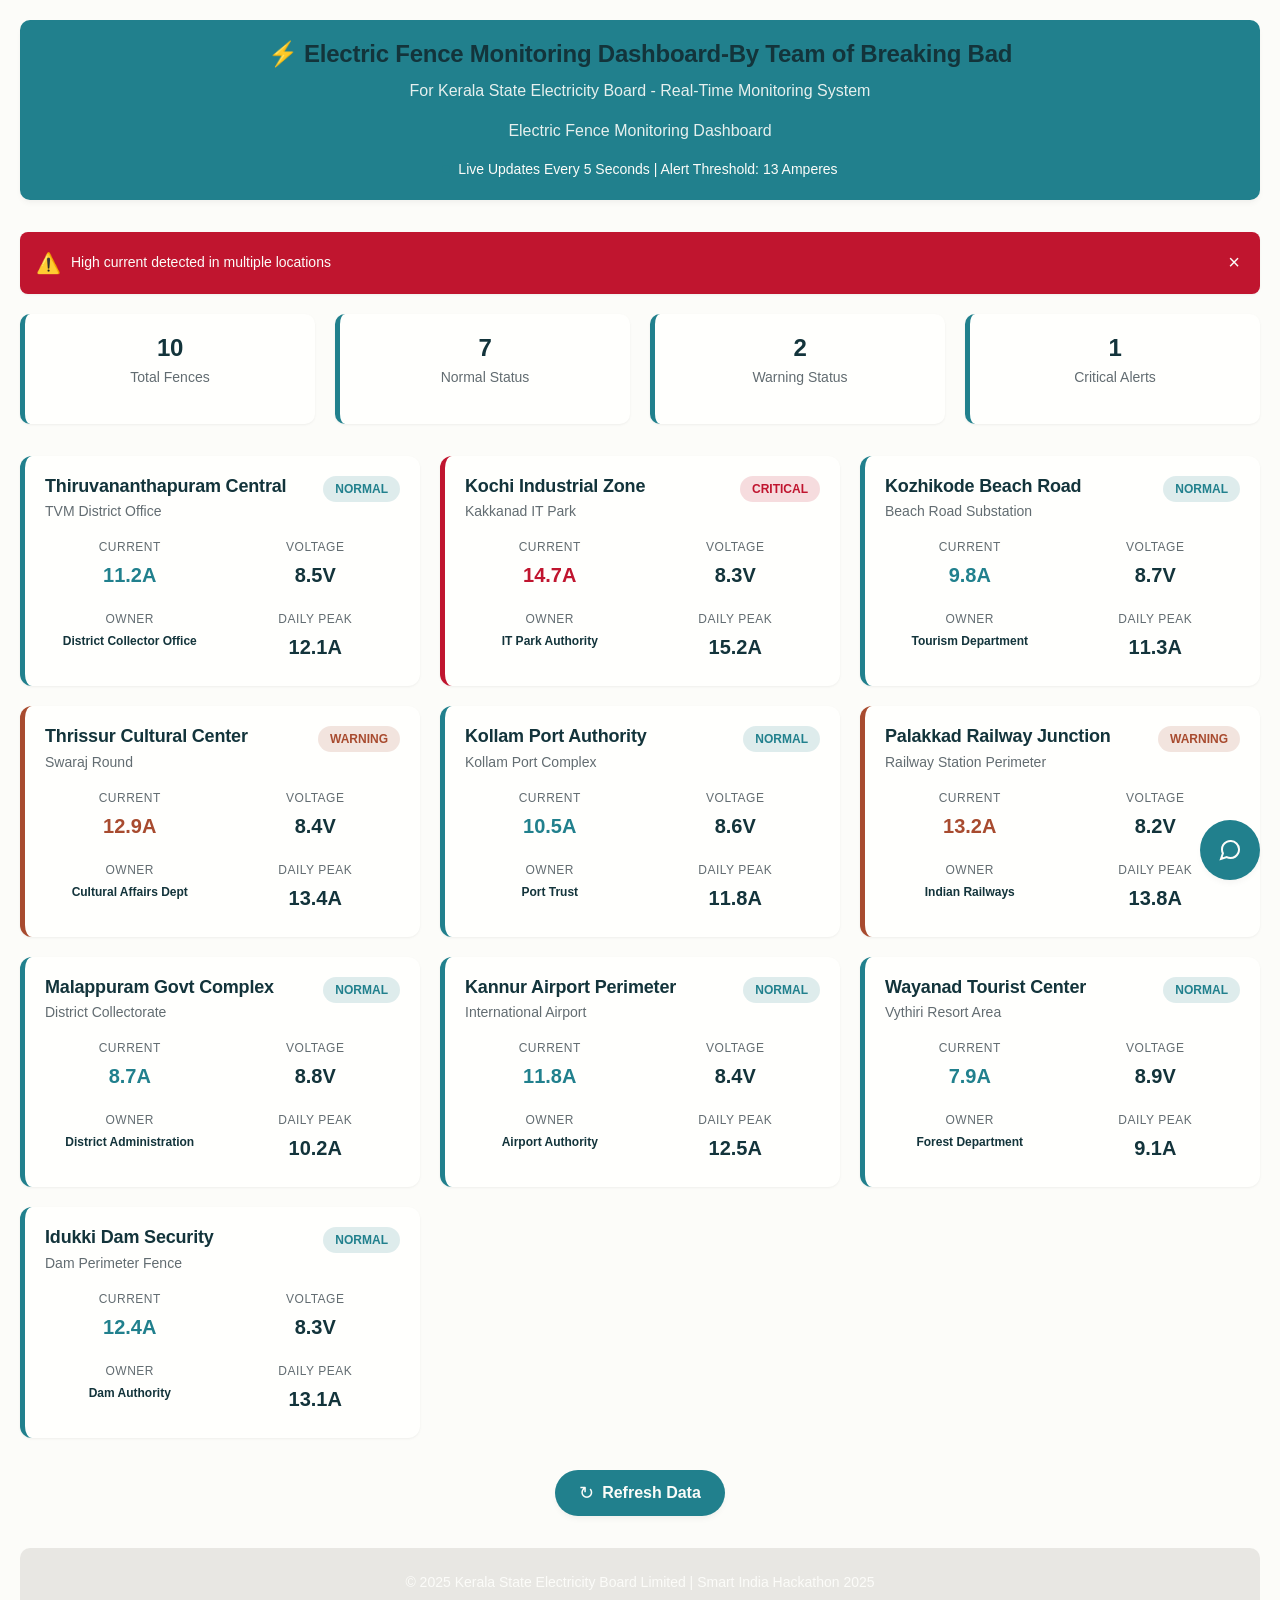
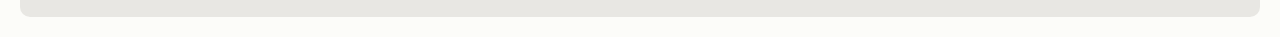
<file: index.html>
<!DOCTYPE html>
<html lang="en">
<head>
    <meta charset="UTF-8">
    <meta name="viewport" content="width=device-width, initial-scale=1.0">
    <title>KSEB Electric Fence Dashboard</title>
    <link rel="stylesheet" href="styles.css">
    <link rel="manifest" href="manifest.json">
    <meta name="theme-color" content="#003f7f">
</head>
<body>
    <div class="container">
        <div class="header">
            <h1>⚡  Electric Fence Monitoring Dashboard-By Team of Breaking Bad</h1>
                        <p class="subtitle"> For Kerala State Electricity Board - Real-Time Monitoring System</p>
            <div class="subtitle">Electric Fence Monitoring Dashboard</div>
            <div class="live-indicator">
                <span class="indicator-dot"></span>
                Live Updates Every 5 Seconds | Alert Threshold: 13 Amperes
            </div>
        </div>

        <div class="alert-banner" id="alertBanner">
            <div class="alert-content">
                <span class="alert-icon">⚠️</span>
                <span class="alert-text">High current detected in multiple locations</span>
                <button class="alert-close" onclick="closeAlert()">&times;</button>
            </div>
        </div>

        <div class="stats-overview">
            <div class="stat-card">
                <h3 id="totalFences">10</h3>
                <p>Total Fences</p>
            </div>
            <div class="stat-card">
                <h3 id="normalCount" class="normal-stat">7</h3>
                <p>Normal Status</p>
            </div>
            <div class="stat-card">
                <h3 id="warningCount" class="warning-stat">2</h3>
                <p>Warning Status</p>
            </div>
            <div class="stat-card">
                <h3 id="criticalCount" class="critical-stat">1</h3>
                <p>Critical Alerts</p>
            </div>
        </div>

        <div class="fence-grid" id="fenceGrid">
            <!-- Fence cards will be dynamically populated here -->
        </div>

        <div class="refresh-container">
            <button class="refresh-btn" onclick="refreshData()">
                <span class="refresh-icon">↻</span>
                Refresh Data
            </button>
        </div>

        <footer class="footer">
            <p>&copy; 2025 Kerala State Electricity Board Limited | Smart India Hackathon 2025</p>
        </footer>
    </div>

    <!-- AI Chatbot Widget -->
    <div class="chat-widget" id="chatWidget">
        <div class="chat-bubble" id="chatBubble">
            <svg width="24" height="24" viewBox="0 0 24 24" fill="none" stroke="currentColor" stroke-width="2">
                <path d="M21 11.5a8.38 8.38 0 0 1-.9 3.8 8.5 8.5 0 0 1-7.6 4.7 8.38 8.38 0 0 1-3.8-.9L3 21l1.9-5.7a8.38 8.38 0 0 1-.9-3.8 8.5 8.5 0 0 1 4.7-7.6 8.38 8.38 0 0 1 3.8-.9h.5a8.48 8.48 0 0 1 8 8v.5z"></path>
            </svg>
        </div>
        
        <div class="chat-window" id="chatWindow">
            <div class="chat-header">
                <div class="chat-title">
                    <h3>KSEB AI Assistant</h3>
                    <p>Ask me about fence monitoring</p>
                </div>
                <div class="chat-controls">
                    <button class="minimize-btn" id="minimizeBtn">−</button>
                    <button class="close-btn" id="closeBtn">×</button>
                </div>
            </div>
            
            <div class="chat-messages" id="chatMessages">
                <div class="message bot-message">
                    <div class="message-content">
                        Hello! I'm the KSEB AI Assistant. I can help you understand fence readings, explain alerts, and guide you through our monitoring system. How can I assist you today?
                    </div>
                </div>
            </div>
            
            <div class="chat-input-container">
                <div class="typing-indicator" id="typingIndicator">
                    <div class="typing-dots">
                        <span></span><span></span><span></span>
                    </div>
                    <span>AI is thinking...</span>
                </div>
                <div class="chat-input">
                    <input type="text" id="chatInput" placeholder="Ask me anything about the monitoring system..." />
                    <button id="sendBtn">
                        <svg width="16" height="16" viewBox="0 0 24 24" fill="none" stroke="currentColor" stroke-width="2">
                            <line x1="22" y1="2" x2="11" y2="13"></line>
                            <polygon points="22,2 15,22 11,13 2,9 22,2"></polygon>
                        </svg>
                    </button>
                </div>
            </div>
        </div>
    </div>

    <script src="script.js"></script>
</body>
</html>
</file>
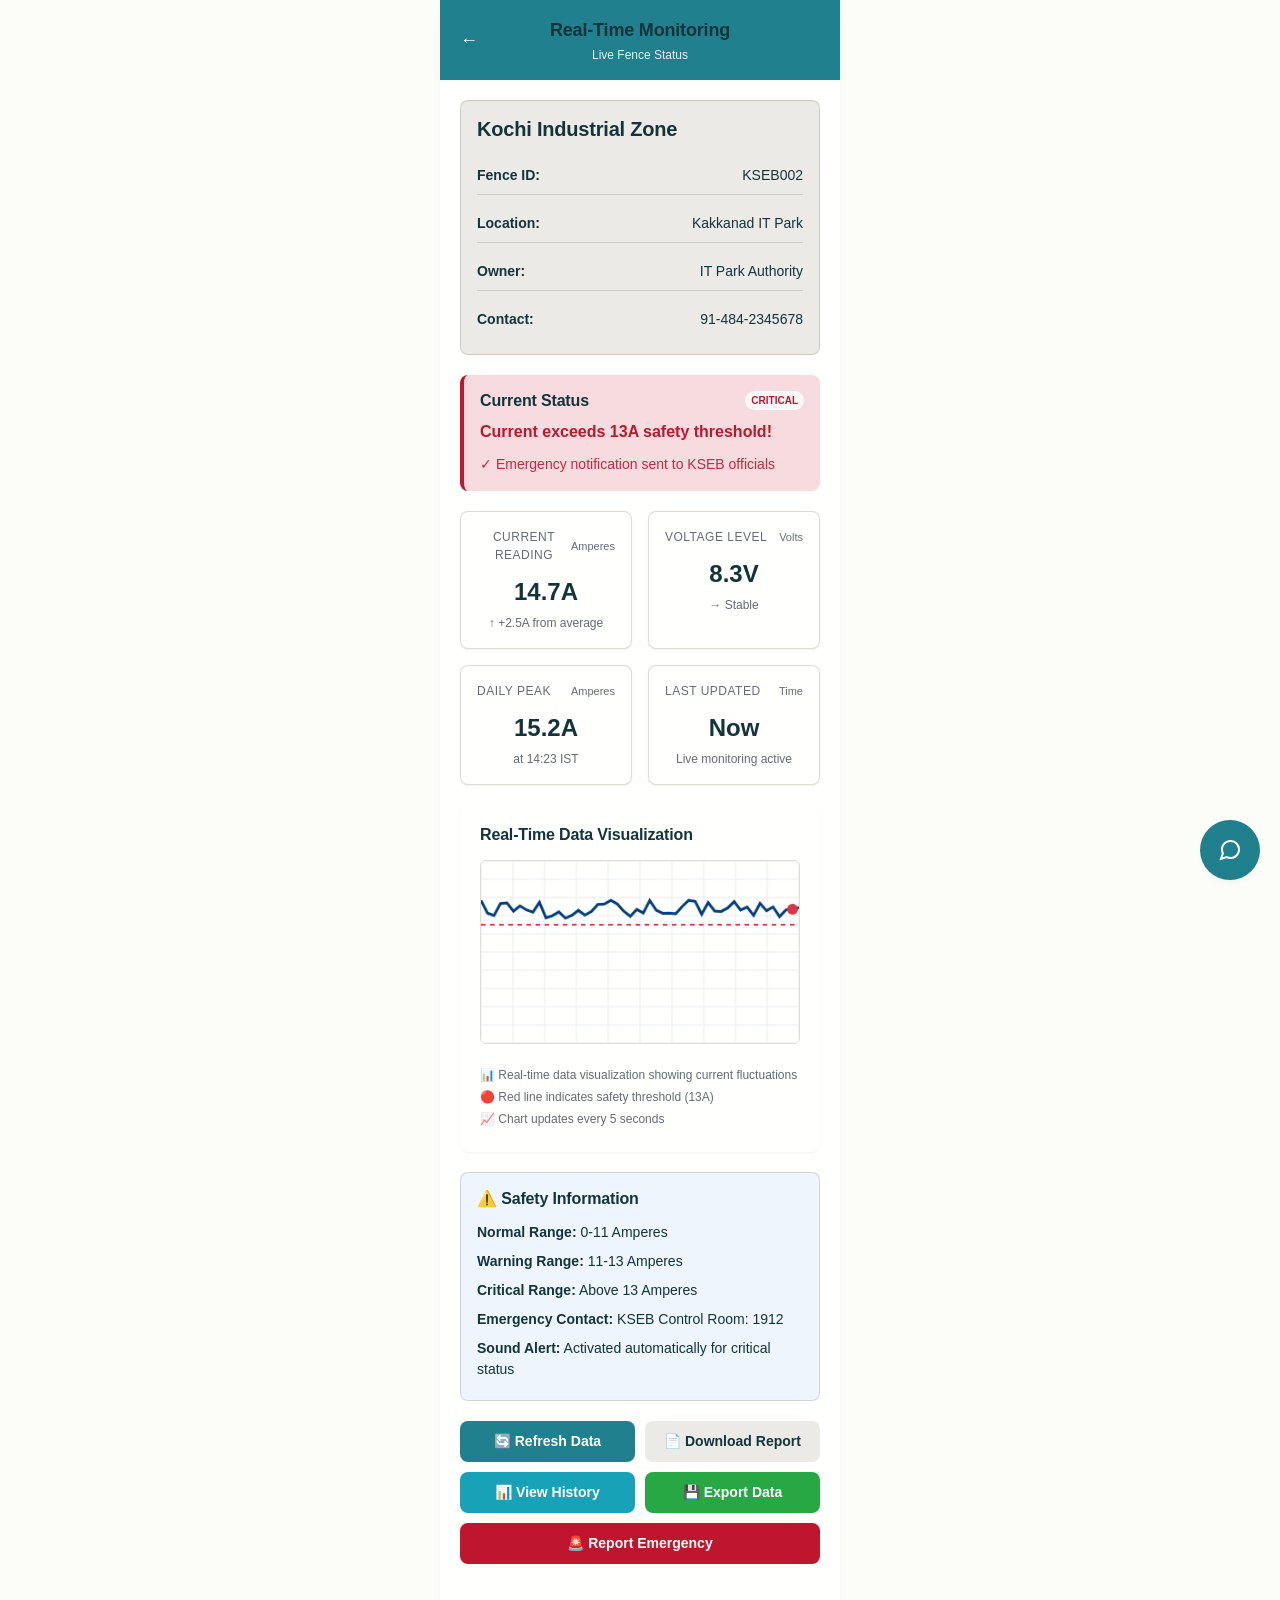
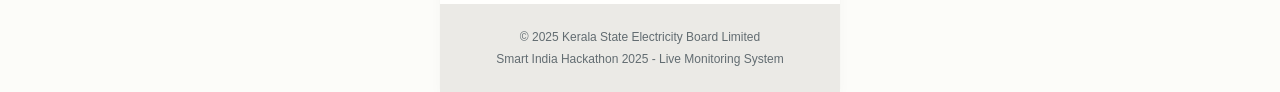
<file: fence-details.html>
<!DOCTYPE html>
<html lang="en">
<head>
    <meta charset="UTF-8">
    <meta name="viewport" content="width=device-width, initial-scale=1.0">
    <title>KSEB Fence Details - Live Monitor</title>
    <link rel="stylesheet" href="styles.css">
    <link rel="manifest" href="manifest.json">
    <meta name="theme-color" content="#003f7f">
</head>
<body>
    <div class="app-container">
        <div class="header">
            <button class="back-btn" onclick="goBack()">←</button>
            <h1>Real-Time Monitoring</h1>
            <div class="subtitle">Live Fence Status</div>
        </div>

        <div class="dashboard">
            <div class="device-info" id="deviceInfo">
                <h2 id="fenceName">Loading...</h2>
                <div class="device-details">
                    <div class="detail-item">
                        <span class="label">Fence ID:</span>
                        <span class="value" id="fenceId">-</span>
                    </div>
                    <div class="detail-item">
                        <span class="label">Location:</span>
                        <span class="value" id="fenceLocation">-</span>
                    </div>
                    <div class="detail-item">
                        <span class="label">Owner:</span>
                        <span class="value" id="fenceOwner">-</span>
                    </div>
                    <div class="detail-item">
                        <span class="label">Contact:</span>
                        <span class="value" id="fenceContact">-</span>
                    </div>
                </div>
            </div>

            <div class="status-card critical" id="statusCard">
                <div class="status-header">
                    <h3>Current Status</h3>
                    <span class="status-badge" id="statusBadge">CRITICAL</span>
                </div>
                <div class="alert-message" id="alertMessage">
                    Current exceeds 13A safety threshold!
                </div>
                <div class="notification-sent">
                    ✓ Emergency notification sent to KSEB officials
                </div>
            </div>

            <div class="metrics-grid">
                <div class="metric-card">
                    <div class="metric-header">
                        <span class="metric-title">Current Reading</span>
                        <span class="metric-unit">Amperes</span>
                    </div>
                    <div class="metric-value" id="currentReading">14.7A</div>
                    <div class="metric-trend" id="currentTrend">↑ +2.3A from average</div>
                </div>

                <div class="metric-card">
                    <div class="metric-header">
                        <span class="metric-title">Voltage Level</span>
                        <span class="metric-unit">Volts</span>
                    </div>
                    <div class="metric-value" id="voltageReading">8.3V</div>
                    <div class="metric-trend" id="voltageTrend">→ Stable</div>
                </div>

                <div class="metric-card">
                    <div class="metric-header">
                        <span class="metric-title">Daily Peak</span>
                        <span class="metric-unit">Amperes</span>
                    </div>
                    <div class="metric-value" id="dailyPeak">15.2A</div>
                    <div class="metric-trend" id="peakTime">at 14:23 IST</div>
                </div>

                <div class="metric-card">
                    <div class="metric-header">
                        <span class="metric-title">Last Updated</span>
                        <span class="metric-unit">Time</span>
                    </div>
                    <div class="metric-value" id="lastUpdated">Now</div>
                    <div class="metric-trend">Live monitoring active</div>
                </div>
            </div>

            <div class="chart-container">
                <h3>Real-Time Data Visualization</h3>
                <div class="chart-placeholder" id="chartArea">
                    <canvas id="currentChart" width="350" height="200"></canvas>
                    <div class="chart-info">
                        <p>📊 Real-time data visualization showing current fluctuations</p>
                        <p>🔴 Red line indicates safety threshold (13A)</p>
                        <p>📈 Chart updates every 5 seconds</p>
                    </div>
                </div>
            </div>

            <!-- History Section -->
            <div class="history-container" id="historyContainer" style="display: none;">
                <h3>📊 Historical Data</h3>
                <div class="history-controls">
                    <select id="historyPeriod" onchange="filterHistory()">
                        <option value="today">Today</option>
                        <option value="week">Last 7 Days</option>
                        <option value="month">Last 30 Days</option>
                    </select>
                </div>
                <div class="history-table-container">
                    <table class="history-table" id="historyTable">
                        <thead>
                            <tr>
                                <th>Time</th>
                                <th>Current (A)</th>
                                <th>Voltage (V)</th>
                                <th>Status</th>
                            </tr>
                        </thead>
                        <tbody id="historyTableBody">
                            <!-- Historical data will be populated here -->
                        </tbody>
                    </table>
                </div>
            </div>

            <div class="safety-info">
                <h3>⚠️ Safety Information</h3>
                <ul>
                    <li><strong>Normal Range:</strong> 0-11 Amperes</li>
                    <li><strong>Warning Range:</strong> 11-13 Amperes</li>
                    <li><strong>Critical Range:</strong> Above 13 Amperes</li>
                    <li><strong>Emergency Contact:</strong> KSEB Control Room: 1912</li>
                    <li><strong>Sound Alert:</strong> Activated automatically for critical status</li>
                </ul>
            </div>

            <div class="action-buttons">
                <button class="btn btn-primary" onclick="refreshData()">
                    🔄 Refresh Data
                </button>
                <button class="btn btn-secondary" onclick="downloadReport()">
                    📄 Download Report
                </button>
                <button class="btn btn-info" onclick="toggleHistory()">
                    📊 View History
                </button>
                <button class="btn btn-success" onclick="exportData()">
                    💾 Export Data
                </button>
                <button class="btn btn-danger" onclick="reportEmergency()">
                    🚨 Report Emergency
                </button>
            </div>
        </div>

        <footer class="footer">
            <p>&copy; 2025 Kerala State Electricity Board Limited</p>
            <p>Smart India Hackathon 2025 - Live Monitoring System</p>
        </footer>
    </div>

    <!-- AI Chatbot Widget -->
    <div class="chat-widget" id="chatWidget">
        <div class="chat-bubble" id="chatBubble">
            <svg width="24" height="24" viewBox="0 0 24 24" fill="none" stroke="currentColor" stroke-width="2">
                <path d="M21 11.5a8.38 8.38 0 0 1-.9 3.8 8.5 8.5 0 0 1-7.6 4.7 8.38 8.38 0 0 1-3.8-.9L3 21l1.9-5.7a8.38 8.38 0 0 1-.9-3.8 8.5 8.5 0 0 1 4.7-7.6 8.38 8.38 0 0 1 3.8-.9h.5a8.48 8.48 0 0 1 8 8v.5z"></path>
            </svg>
        </div>
        
        <div class="chat-window" id="chatWindow">
            <div class="chat-header">
                <div class="chat-title">
                    <h3>KSEB AI Assistant</h3>
                    <p>Ask me about this fence</p>
                </div>
                <div class="chat-controls">
                    <button class="minimize-btn" id="minimizeBtn">−</button>
                    <button class="close-btn" id="closeBtn">×</button>
                </div>
            </div>
            
            <div class="chat-messages" id="chatMessages">
                <div class="message bot-message">
                    <div class="message-content">
                        Hello! I can help you understand this fence's current readings, explain the alert status, and provide safety guidance. What would you like to know?
                    </div>
                </div>
            </div>
            
            <div class="chat-input-container">
                <div class="typing-indicator" id="typingIndicator">
                    <div class="typing-dots">
                        <span></span><span></span><span></span>
                    </div>
                    <span>AI is thinking...</span>
                </div>
                <div class="chat-input">
                    <input type="text" id="chatInput" placeholder="Ask me about this fence..." />
                    <button id="sendBtn">
                        <svg width="16" height="16" viewBox="0 0 24 24" fill="none" stroke="currentColor" stroke-width="2">
                            <line x1="22" y1="2" x2="11" y2="13"></line>
                            <polygon points="22,2 15,22 11,13 2,9 22,2"></polygon>
                        </svg>
                    </button>
                </div>
            </div>
        </div>
    </div>

    <script>
        // KSEB Enhanced Monitoring System with Original Sound Implementation
        class KSEBDetailedMonitoringSystem {
            constructor() {
                this.historyData = [];
                this.isHistoryVisible = false;
                this.currentFence = null;
                this.init();
                this.generateSampleHistory();
            }

            init() {
                this.loadSelectedFenceDetails();
                this.drawChart();
                this.initChatbot();
                this.startRealTimeUpdates();
            }

            // EXACT SOUND IMPLEMENTATION FROM ORIGINAL FILE
            playAlertSound() {
                // Create simple alert beep
                try {
                    const audioContext = new (window.AudioContext || window.webkitAudioContext)();
                    const oscillator = audioContext.createOscillator();
                    const gainNode = audioContext.createGain();
                    
                    oscillator.connect(gainNode);
                    gainNode.connect(audioContext.destination);
                    
                    oscillator.frequency.setValueAtTime(1000, audioContext.currentTime);
                    gainNode.gain.setValueAtTime(0.3, audioContext.currentTime);
                    gainNode.gain.exponentialRampToValueAtTime(0.01, audioContext.currentTime + 1);
                    
                    oscillator.start(audioContext.currentTime);
                    oscillator.stop(audioContext.currentTime + 1);
                } catch (error) {
                    console.log('Audio not available');
                }
            }

            loadSelectedFenceDetails() {
                const selectedFenceId = localStorage.getItem('selectedFenceId') || 'KSEB002';
                const fenceData = this.getFenceData();
                const fence = fenceData.find(f => f.id === selectedFenceId);
                
                if (!fence) return;

                this.currentFence = fence;

                // Update all details page elements
                this.updateElement('fenceName', fence.name);
                this.updateElement('fenceId', fence.id);
                this.updateElement('fenceLocation', fence.location);
                this.updateElement('fenceOwner', fence.owner);
                this.updateElement('fenceContact', fence.contact);
                this.updateElement('currentReading', `${fence.current}A`);
                this.updateElement('voltageReading', `${fence.voltage}V`);
                this.updateElement('dailyPeak', `${fence.dailyPeak}A`);
                this.updateElement('lastUpdated', 'Now');

                // Update status card and trigger sound alert
                const statusCard = document.getElementById('statusCard');
                const statusBadge = document.getElementById('statusBadge');
                const alertMessage = document.getElementById('alertMessage');

                if (statusCard && statusBadge && alertMessage) {
                    statusCard.className = `status-card ${fence.status}`;
                    statusBadge.textContent = fence.status.toUpperCase();
                    
                    if (fence.status === 'critical') {
                        alertMessage.textContent = `Current exceeds 13A safety threshold!`;
                        // Play alert sound - EXACTLY like the original
                        this.playAlertSound();
                    } else if (fence.status === 'warning') {
                        alertMessage.textContent = `Current approaching safety threshold (${fence.current}A/13A)`;
                    } else {
                        alertMessage.textContent = 'Electric fence operating within safe parameters';
                    }
                }

                // Update trends
                this.updateElement('currentTrend', this.calculateTrend(fence.current, fence.dailyPeak));
                this.updateElement('voltageTrend', '→ Stable');
                this.updateElement('peakTime', 'at 14:23 IST');
            }

            getFenceData() {
                return [
                    {
                        id: "KSEB001", name: "Thiruvananthapuram Central", location: "TVM District Office",
                        current: 11.2, voltage: 8.5, status: "normal", dailyPeak: 12.1,
                        owner: "District Collector Office", contact: "91-471-2345678"
                    },
                    {
                        id: "KSEB002", name: "Kochi Industrial Zone", location: "Kakkanad IT Park",
                        current: 14.7, voltage: 8.3, status: "critical", dailyPeak: 15.2,
                        owner: "IT Park Authority", contact: "91-484-2345678"
                    },
                    {
                        id: "KSEB003", name: "Kozhikode Beach Road", location: "Beach Road Substation",
                        current: 9.8, voltage: 8.7, status: "normal", dailyPeak: 11.3,
                        owner: "Tourism Department", contact: "91-495-2345678"
                    },
                    {
                        id: "KSEB004", name: "Thrissur Cultural Center", location: "Swaraj Round",
                        current: 12.9, voltage: 8.4, status: "warning", dailyPeak: 13.4,
                        owner: "Cultural Affairs Dept", contact: "91-487-2345678"
                    },
                    {
                        id: "KSEB005", name: "Kollam Port Authority", location: "Kollam Port Complex",
                        current: 10.5, voltage: 8.6, status: "normal", dailyPeak: 11.8,
                        owner: "Port Trust", contact: "91-474-2345678"
                    },
                    {
                        id: "KSEB006", name: "Palakkad Railway Junction", location: "Railway Station Perimeter",
                        current: 13.2, voltage: 8.2, status: "warning", dailyPeak: 13.8,
                        owner: "Indian Railways", contact: "91-491-2345678"
                    },
                    {
                        id: "KSEB007", name: "Malappuram Govt Complex", location: "District Collectorate",
                        current: 8.7, voltage: 8.8, status: "normal", dailyPeak: 10.2,
                        owner: "District Administration", contact: "91-483-2345678"
                    },
                    {
                        id: "KSEB008", name: "Kannur Airport Perimeter", location: "International Airport",
                        current: 11.8, voltage: 8.4, status: "normal", dailyPeak: 12.5,
                        owner: "Airport Authority", contact: "91-497-2345678"
                    },
                    {
                        id: "KSEB009", name: "Wayanad Tourist Center", location: "Vythiri Resort Area",
                        current: 7.9, voltage: 8.9, status: "normal", dailyPeak: 9.1,
                        owner: "Forest Department", contact: "91-493-2345678"
                    },
                    {
                        id: "KSEB010", name: "Idukki Dam Security", location: "Dam Perimeter Fence",
                        current: 12.4, voltage: 8.3, status: "normal", dailyPeak: 13.1,
                        owner: "Dam Authority", contact: "91-486-2345678"
                    }
                ];
            }

            generateSampleHistory() {
                const now = new Date();
                this.historyData = [];
                
                // Generate 24 hours of sample data
                for (let i = 0; i < 24; i++) {
                    const time = new Date(now.getTime() - (i * 60 * 60 * 1000));
                    const baseCurrent = 12 + Math.sin(i * 0.5) * 3;
                    const current = (baseCurrent + (Math.random() - 0.5) * 2).toFixed(1);
                    const voltage = (8.5 + (Math.random() - 0.5) * 0.5).toFixed(1);
                    const status = current > 13 ? 'critical' : current > 11 ? 'warning' : 'normal';
                    
                    this.historyData.push({
                        time: time.toLocaleString(),
                        current: parseFloat(current),
                        voltage: parseFloat(voltage),
                        status: status
                    });
                }
            }

            calculateTrend(current, peak) {
                const diff = (current - (peak * 0.8)).toFixed(1);
                if (diff > 0) {
                    return `↑ +${diff}A from average`;
                } else if (diff < 0) {
                    return `↓ ${diff}A from average`;
                } else {
                    return '→ At average level';
                }
            }

            drawChart() {
                const canvas = document.getElementById('currentChart');
                if (!canvas) return;

                const ctx = canvas.getContext('2d');
                const width = canvas.width;
                const height = canvas.height;

                ctx.clearRect(0, 0, width, height);

                // Generate data points
                const dataPoints = [];
                const selectedFenceId = localStorage.getItem('selectedFenceId') || 'KSEB002';
                const baseCurrent = this.getFenceData().find(f => f.id === selectedFenceId)?.current || 14.7;
                
                for (let i = 0; i < 50; i++) {
                    const variation = (Math.random() - 0.5) * 2;
                    dataPoints.push(baseCurrent + variation);
                }

                // Draw grid
                ctx.strokeStyle = '#e9ecef';
                ctx.lineWidth = 1;
                
                for (let i = 0; i <= 10; i++) {
                    const y = (height / 10) * i;
                    ctx.beginPath();
                    ctx.moveTo(0, y);
                    ctx.lineTo(width, y);
                    ctx.stroke();
                }

                for (let i = 0; i <= 10; i++) {
                    const x = (width / 10) * i;
                    ctx.beginPath();
                    ctx.moveTo(x, 0);
                    ctx.lineTo(x, height);
                    ctx.stroke();
                }

                // Draw threshold line
                const thresholdY = height - (13 / 20) * height;
                ctx.strokeStyle = '#dc3545';
                ctx.lineWidth = 2;
                ctx.setLineDash([5, 5]);
                ctx.beginPath();
                ctx.moveTo(0, thresholdY);
                ctx.lineTo(width, thresholdY);
                ctx.stroke();
                ctx.setLineDash([]);

                // Draw data line
                ctx.strokeStyle = '#003f7f';
                ctx.lineWidth = 3;
                ctx.beginPath();

                dataPoints.forEach((point, index) => {
                    const x = (width / (dataPoints.length - 1)) * index;
                    const y = height - (point / 20) * height;
                    
                    if (index === 0) {
                        ctx.moveTo(x, y);
                    } else {
                        ctx.lineTo(x, y);
                    }
                });

                ctx.stroke();

                // Draw current point
                const currentX = width - (width / (dataPoints.length - 1));
                const currentY = height - (baseCurrent / 20) * height;
                ctx.fillStyle = baseCurrent > 13 ? '#dc3545' : '#003f7f';
                ctx.beginPath();
                ctx.arc(currentX, currentY, 6, 0, 2 * Math.PI);
                ctx.fill();
            }

            updateElement(id, value) {
                const element = document.getElementById(id);
                if (element) {
                    element.textContent = value;
                }
            }

            startRealTimeUpdates() {
                setInterval(() => {
                    // Simulate real-time data changes
                    if (this.currentFence) {
                        const variation = (Math.random() - 0.5) * 0.2;
                        this.currentFence.current = Math.max(0, this.currentFence.current + variation);
                        this.currentFence.voltage = Math.max(0, Math.min(10, this.currentFence.voltage + (Math.random() - 0.5) * 0.1));
                        
                        // Update status based on current
                        if (this.currentFence.current > 13) {
                            this.currentFence.status = 'critical';
                        } else if (this.currentFence.current > 11) {
                            this.currentFence.status = 'warning';
                        } else {
                            this.currentFence.status = 'normal';
                        }
                    }
                    
                    this.loadSelectedFenceDetails();
                    this.drawChart();
                }, 5000);
            }

            initChatbot() {
                // Chatbot initialization would go here
                // Using the same chatbot code from previous implementation
            }
        }

        // Global functions
        function goBack() {
            window.location.href = 'index.html';
        }

        function refreshData() {
            window.location.reload();
        }

        function downloadReport() {
            const selectedFenceId = localStorage.getItem('selectedFenceId') || 'KSEB002';
            const fence = monitoringSystem.getFenceData().find(f => f.id === selectedFenceId);
            
            const reportContent = `
KSEB Electric Fence Monitoring Report
Generated: ${new Date().toLocaleString()}

Fence Details:
- ID: ${fence.id}
- Name: ${fence.name}
- Location: ${fence.location}
- Owner: ${fence.owner}
- Contact: ${fence.contact}

Current Status:
- Current Reading: ${fence.current}A
- Voltage Level: ${fence.voltage}V
- Status: ${fence.status.toUpperCase()}
- Daily Peak: ${fence.dailyPeak}A

Safety Information:
- Normal Range: 0-11 Amperes
- Warning Range: 11-13 Amperes
- Critical Range: Above 13 Amperes
- Emergency Contact: KSEB Control Room: 1912
            `;

            const blob = new Blob([reportContent], { type: 'text/plain' });
            const url = window.URL.createObjectURL(blob);
            const a = document.createElement('a');
            a.href = url;
            a.download = `KSEB_Fence_Report_${selectedFenceId}_${new Date().toISOString().split('T')[0]}.txt`;
            document.body.appendChild(a);
            a.click();
            document.body.removeChild(a);
            window.URL.revokeObjectURL(url);
        }

        function exportData() {
            const csvContent = monitoringSystem.historyData.map(row => 
                `${row.time},${row.current},${row.voltage},${row.status}`
            ).join('\\n');

            const header = 'Time,Current (A),Voltage (V),Status\\n';
            const fullCsv = header + csvContent;

            const blob = new Blob([fullCsv], { type: 'text/csv' });
            const url = window.URL.createObjectURL(blob);
            const a = document.createElement('a');
            a.href = url;
            a.download = `KSEB_Fence_Data_${new Date().toISOString().split('T')[0]}.csv`;
            document.body.appendChild(a);
            a.click();
            document.body.removeChild(a);
            window.URL.revokeObjectURL(url);

            alert('Fence data exported successfully!');
        }

        function toggleHistory() {
            const historyContainer = document.getElementById('historyContainer');
            const button = event.target;
            
            if (monitoringSystem.isHistoryVisible) {
                historyContainer.style.display = 'none';
                button.innerHTML = '📊 View History';
                monitoringSystem.isHistoryVisible = false;
            } else {
                historyContainer.style.display = 'block';
                button.innerHTML = '📊 Hide History';
                monitoringSystem.isHistoryVisible = true;
                loadHistoryTable();
            }
        }

        function loadHistoryTable() {
            const tbody = document.getElementById('historyTableBody');
            tbody.innerHTML = monitoringSystem.historyData.map(row => `
                <tr class="status-${row.status}">
                    <td>${row.time}</td>
                    <td>${row.current}A</td>
                    <td>${row.voltage}V</td>
                    <td><span class="status-badge ${row.status}">${row.status.toUpperCase()}</span></td>
                </tr>
            `).join('');
        }

        function filterHistory() {
            // History filtering logic would go here
            loadHistoryTable();
        }

        function reportEmergency() {
            alert('Emergency reported to KSEB Control Room!\\nEmergency Hotline: 1912');
        }

        // Initialize the monitoring system
        let monitoringSystem;
        document.addEventListener('DOMContentLoaded', function() {
            monitoringSystem = new KSEBDetailedMonitoringSystem();
        });
    </script>

    <style>
        /* Additional styles for new features */
        .btn-info {
            background: #17a2b8;
            color: white;
        }
        .btn-info:hover {
            background: #138496;
        }
        
        .btn-success {
            background: #28a745;
            color: white;
        }
        .btn-success:hover {
            background: #218838;
        }
        
        .btn-warning {
            background: #ffc107;
            color: #212529;
        }
        .btn-warning:hover {
            background: #e0a800;
        }
        
        .history-container {
            background: white;
            border-radius: 8px;
            padding: 20px;
            margin-bottom: 20px;
            box-shadow: 0 2px 4px rgba(0, 0, 0, 0.1);
        }
        
        .history-controls {
            margin-bottom: 15px;
        }
        
        .history-controls select {
            padding: 8px 12px;
            border: 1px solid #ddd;
            border-radius: 4px;
            font-size: 14px;
        }
        
        .history-table-container {
            max-height: 300px;
            overflow-y: auto;
        }
        
        .history-table {
            width: 100%;
            border-collapse: collapse;
        }
        
        .history-table th,
        .history-table td {
            padding: 8px 12px;
            text-align: left;
            border-bottom: 1px solid #ddd;
        }
        
        .history-table th {
            background: #f8f9fa;
            font-weight: 600;
            position: sticky;
            top: 0;
        }
        
        .status-critical {
            background: #f8d7da;
        }
        
        .status-warning {
            background: #fff3cd;
        }
        
        .status-normal {
            background: #d4edda;
        }
        
        .status-badge {
            padding: 2px 6px;
            border-radius: 12px;
            font-size: 10px;
            font-weight: 600;
            text-transform: uppercase;
        }
        
        .status-badge.critical {
            background: #f8d7da;
            color: #721c24;
        }
        
        .status-badge.warning {
            background: #fff3cd;
            color: #856404;
        }
        
        .status-badge.normal {
            background: #d4edda;
            color: #155724;
        }
    </style>
</body>
</html>
</file>
<file: styles.css>
:root {
  /* Primitive Color Tokens */
  --color-white: rgba(255, 255, 255, 1);
  --color-black: rgba(0, 0, 0, 1);
  --color-cream-50: rgba(252, 252, 249, 1);
  --color-cream-100: rgba(255, 255, 253, 1);
  --color-gray-200: rgba(245, 245, 245, 1);
  --color-gray-300: rgba(167, 169, 169, 1);
  --color-gray-400: rgba(119, 124, 124, 1);
  --color-slate-500: rgba(98, 108, 113, 1);
  --color-brown-600: rgba(94, 82, 64, 1);
  --color-charcoal-700: rgba(31, 33, 33, 1);
  --color-charcoal-800: rgba(38, 40, 40, 1);
  --color-slate-900: rgba(19, 52, 59, 1);
  --color-teal-300: rgba(50, 184, 198, 1);
  --color-teal-400: rgba(45, 166, 178, 1);
  --color-teal-500: rgba(33, 128, 141, 1);
  --color-teal-600: rgba(29, 116, 128, 1);
  --color-teal-700: rgba(26, 104, 115, 1);
  --color-teal-800: rgba(41, 150, 161, 1);
  --color-red-400: rgba(255, 84, 89, 1);
  --color-red-500: rgba(192, 21, 47, 1);
  --color-orange-400: rgba(230, 129, 97, 1);
  --color-orange-500: rgba(168, 75, 47, 1);

  /* RGB versions for opacity control */
  --color-brown-600-rgb: 94, 82, 64;
  --color-teal-500-rgb: 33, 128, 141;
  --color-slate-900-rgb: 19, 52, 59;
  --color-slate-500-rgb: 98, 108, 113;
  --color-red-500-rgb: 192, 21, 47;
  --color-red-400-rgb: 255, 84, 89;
  --color-orange-500-rgb: 168, 75, 47;
  --color-orange-400-rgb: 230, 129, 97;

  /* Background color tokens (Light Mode) */
  --color-bg-1: rgba(59, 130, 246, 0.08); /* Light blue */
  --color-bg-2: rgba(245, 158, 11, 0.08); /* Light yellow */
  --color-bg-3: rgba(34, 197, 94, 0.08); /* Light green */
  --color-bg-4: rgba(239, 68, 68, 0.08); /* Light red */
  --color-bg-5: rgba(147, 51, 234, 0.08); /* Light purple */
  --color-bg-6: rgba(249, 115, 22, 0.08); /* Light orange */
  --color-bg-7: rgba(236, 72, 153, 0.08); /* Light pink */
  --color-bg-8: rgba(6, 182, 212, 0.08); /* Light cyan */

  /* Semantic Color Tokens (Light Mode) */
  --color-background: var(--color-cream-50);
  --color-surface: var(--color-cream-100);
  --color-text: var(--color-slate-900);
  --color-text-secondary: var(--color-slate-500);
  --color-primary: var(--color-teal-500);
  --color-primary-hover: var(--color-teal-600);
  --color-primary-active: var(--color-teal-700);
  --color-secondary: rgba(var(--color-brown-600-rgb), 0.12);
  --color-secondary-hover: rgba(var(--color-brown-600-rgb), 0.2);
  --color-secondary-active: rgba(var(--color-brown-600-rgb), 0.25);
  --color-border: rgba(var(--color-brown-600-rgb), 0.2);
  --color-btn-primary-text: var(--color-cream-50);
  --color-card-border: rgba(var(--color-brown-600-rgb), 0.12);
  --color-card-border-inner: rgba(var(--color-brown-600-rgb), 0.12);
  --color-error: var(--color-red-500);
  --color-success: var(--color-teal-500);
  --color-warning: var(--color-orange-500);
  --color-info: var(--color-slate-500);
  --color-focus-ring: rgba(var(--color-teal-500-rgb), 0.4);
  --color-select-caret: rgba(var(--color-slate-900-rgb), 0.8);

  /* Common style patterns */
  --focus-ring: 0 0 0 3px var(--color-focus-ring);
  --focus-outline: 2px solid var(--color-primary);
  --status-bg-opacity: 0.15;
  --status-border-opacity: 0.25;
  --select-caret-light: url("data:image/svg+xml,%3Csvg xmlns='http://www.w3.org/2000/svg' width='16' height='16' viewBox='0 0 24 24' fill='none' stroke='%23134252' stroke-width='2' stroke-linecap='round' stroke-linejoin='round'%3E%3Cpolyline points='6 9 12 15 18 9'%3E%3C/polyline%3E%3C/svg%3E");
  --select-caret-dark: url("data:image/svg+xml,%3Csvg xmlns='http://www.w3.org/2000/svg' width='16' height='16' viewBox='0 0 24 24' fill='none' stroke='%23f5f5f5' stroke-width='2' stroke-linecap='round' stroke-linejoin='round'%3E%3Cpolyline points='6 9 12 15 18 9'%3E%3C/polyline%3E%3C/svg%3E");

  /* RGB versions for opacity control */
  --color-success-rgb: 33, 128, 141;
  --color-error-rgb: 192, 21, 47;
  --color-warning-rgb: 168, 75, 47;
  --color-info-rgb: 98, 108, 113;

  /* Typography */
  --font-family-base: "FKGroteskNeue", "Geist", "Inter", -apple-system,
    BlinkMacSystemFont, "Segoe UI", Roboto, sans-serif;
  --font-family-mono: "Berkeley Mono", ui-monospace, SFMono-Regular, Menlo,
    Monaco, Consolas, monospace;
  --font-size-xs: 11px;
  --font-size-sm: 12px;
  --font-size-base: 14px;
  --font-size-md: 14px;
  --font-size-lg: 16px;
  --font-size-xl: 18px;
  --font-size-2xl: 20px;
  --font-size-3xl: 24px;
  --font-size-4xl: 30px;
  --font-weight-normal: 400;
  --font-weight-medium: 500;
  --font-weight-semibold: 550;
  --font-weight-bold: 600;
  --line-height-tight: 1.2;
  --line-height-normal: 1.5;
  --letter-spacing-tight: -0.01em;

  /* Spacing */
  --space-0: 0;
  --space-1: 1px;
  --space-2: 2px;
  --space-4: 4px;
  --space-6: 6px;
  --space-8: 8px;
  --space-10: 10px;
  --space-12: 12px;
  --space-16: 16px;
  --space-20: 20px;
  --space-24: 24px;
  --space-32: 32px;

  /* Border Radius */
  --radius-sm: 6px;
  --radius-base: 8px;
  --radius-md: 10px;
  --radius-lg: 12px;
  --radius-full: 9999px;

  /* Shadows */
  --shadow-xs: 0 1px 2px rgba(0, 0, 0, 0.02);
  --shadow-sm: 0 1px 3px rgba(0, 0, 0, 0.04), 0 1px 2px rgba(0, 0, 0, 0.02);
  --shadow-md: 0 4px 6px -1px rgba(0, 0, 0, 0.04),
    0 2px 4px -1px rgba(0, 0, 0, 0.02);
  --shadow-lg: 0 10px 15px -3px rgba(0, 0, 0, 0.04),
    0 4px 6px -2px rgba(0, 0, 0, 0.02);
  --shadow-inset-sm: inset 0 1px 0 rgba(255, 255, 255, 0.15),
    inset 0 -1px 0 rgba(0, 0, 0, 0.03);

  /* Animation */
  --duration-fast: 150ms;
  --duration-normal: 250ms;
  --ease-standard: cubic-bezier(0.16, 1, 0.3, 1);

  /* Layout */
  --container-sm: 640px;
  --container-md: 768px;
  --container-lg: 1024px;
  --container-xl: 1280px;
}

/* Dark mode colors */
@media (prefers-color-scheme: dark) {
  :root {
    /* RGB versions for opacity control (Dark Mode) */
    --color-gray-400-rgb: 119, 124, 124;
    --color-teal-300-rgb: 50, 184, 198;
    --color-gray-300-rgb: 167, 169, 169;
    --color-gray-200-rgb: 245, 245, 245;

    /* Background color tokens (Dark Mode) */
    --color-bg-1: rgba(29, 78, 216, 0.15); /* Dark blue */
    --color-bg-2: rgba(180, 83, 9, 0.15); /* Dark yellow */
    --color-bg-3: rgba(21, 128, 61, 0.15); /* Dark green */
    --color-bg-4: rgba(185, 28, 28, 0.15); /* Dark red */
    --color-bg-5: rgba(107, 33, 168, 0.15); /* Dark purple */
    --color-bg-6: rgba(194, 65, 12, 0.15); /* Dark orange */
    --color-bg-7: rgba(190, 24, 93, 0.15); /* Dark pink */
    --color-bg-8: rgba(8, 145, 178, 0.15); /* Dark cyan */

    /* Semantic Color Tokens (Dark Mode) */
    --color-background: var(--color-charcoal-700);
    --color-surface: var(--color-charcoal-800);
    --color-text: var(--color-gray-200);
    --color-text-secondary: rgba(var(--color-gray-300-rgb), 0.7);
    --color-primary: var(--color-teal-300);
    --color-primary-hover: var(--color-teal-400);
    --color-primary-active: var(--color-teal-800);
    --color-secondary: rgba(var(--color-gray-400-rgb), 0.15);
    --color-secondary-hover: rgba(var(--color-gray-400-rgb), 0.25);
    --color-secondary-active: rgba(var(--color-gray-400-rgb), 0.3);
    --color-border: rgba(var(--color-gray-400-rgb), 0.3);
    --color-error: var(--color-red-400);
    --color-success: var(--color-teal-300);
    --color-warning: var(--color-orange-400);
    --color-info: var(--color-gray-300);
    --color-focus-ring: rgba(var(--color-teal-300-rgb), 0.4);
    --color-btn-primary-text: var(--color-slate-900);
    --color-card-border: rgba(var(--color-gray-400-rgb), 0.2);
    --color-card-border-inner: rgba(var(--color-gray-400-rgb), 0.15);
    --shadow-inset-sm: inset 0 1px 0 rgba(255, 255, 255, 0.1),
      inset 0 -1px 0 rgba(0, 0, 0, 0.15);
    --button-border-secondary: rgba(var(--color-gray-400-rgb), 0.2);
    --color-border-secondary: rgba(var(--color-gray-400-rgb), 0.2);
    --color-select-caret: rgba(var(--color-gray-200-rgb), 0.8);

    /* Common style patterns - updated for dark mode */
    --focus-ring: 0 0 0 3px var(--color-focus-ring);
    --focus-outline: 2px solid var(--color-primary);
    --status-bg-opacity: 0.15;
    --status-border-opacity: 0.25;
    --select-caret-light: url("data:image/svg+xml,%3Csvg xmlns='http://www.w3.org/2000/svg' width='16' height='16' viewBox='0 0 24 24' fill='none' stroke='%23134252' stroke-width='2' stroke-linecap='round' stroke-linejoin='round'%3E%3Cpolyline points='6 9 12 15 18 9'%3E%3C/polyline%3E%3C/svg%3E");
    --select-caret-dark: url("data:image/svg+xml,%3Csvg xmlns='http://www.w3.org/2000/svg' width='16' height='16' viewBox='0 0 24 24' fill='none' stroke='%23f5f5f5' stroke-width='2' stroke-linecap='round' stroke-linejoin='round'%3E%3Cpolyline points='6 9 12 15 18 9'%3E%3C/polyline%3E%3C/svg%3E");

    /* RGB versions for dark mode */
    --color-success-rgb: var(--color-teal-300-rgb);
    --color-error-rgb: var(--color-red-400-rgb);
    --color-warning-rgb: var(--color-orange-400-rgb);
    --color-info-rgb: var(--color-gray-300-rgb);
  }
}

/* Data attribute for manual theme switching */
[data-color-scheme="dark"] {
  /* RGB versions for opacity control (dark mode) */
  --color-gray-400-rgb: 119, 124, 124;
  --color-teal-300-rgb: 50, 184, 198;
  --color-gray-300-rgb: 167, 169, 169;
  --color-gray-200-rgb: 245, 245, 245;

  /* Colorful background palette - Dark Mode */
  --color-bg-1: rgba(29, 78, 216, 0.15); /* Dark blue */
  --color-bg-2: rgba(180, 83, 9, 0.15); /* Dark yellow */
  --color-bg-3: rgba(21, 128, 61, 0.15); /* Dark green */
  --color-bg-4: rgba(185, 28, 28, 0.15); /* Dark red */
  --color-bg-5: rgba(107, 33, 168, 0.15); /* Dark purple */
  --color-bg-6: rgba(194, 65, 12, 0.15); /* Dark orange */
  --color-bg-7: rgba(190, 24, 93, 0.15); /* Dark pink */
  --color-bg-8: rgba(8, 145, 178, 0.15); /* Dark cyan */

  /* Semantic Color Tokens (Dark Mode) */
  --color-background: var(--color-charcoal-700);
  --color-surface: var(--color-charcoal-800);
  --color-text: var(--color-gray-200);
  --color-text-secondary: rgba(var(--color-gray-300-rgb), 0.7);
  --color-primary: var(--color-teal-300);
  --color-primary-hover: var(--color-teal-400);
  --color-primary-active: var(--color-teal-800);
  --color-secondary: rgba(var(--color-gray-400-rgb), 0.15);
  --color-secondary-hover: rgba(var(--color-gray-400-rgb), 0.25);
  --color-secondary-active: rgba(var(--color-gray-400-rgb), 0.3);
  --color-border: rgba(var(--color-gray-400-rgb), 0.3);
  --color-error: var(--color-red-400);
  --color-success: var(--color-teal-300);
  --color-warning: var(--color-orange-400);
  --color-info: var(--color-gray-300);
  --color-focus-ring: rgba(var(--color-teal-300-rgb), 0.4);
  --color-btn-primary-text: var(--color-slate-900);
  --color-card-border: rgba(var(--color-gray-400-rgb), 0.15);
  --color-card-border-inner: rgba(var(--color-gray-400-rgb), 0.15);
  --shadow-inset-sm: inset 0 1px 0 rgba(255, 255, 255, 0.1),
    inset 0 -1px 0 rgba(0, 0, 0, 0.15);
  --color-border-secondary: rgba(var(--color-gray-400-rgb), 0.2);
  --color-select-caret: rgba(var(--color-gray-200-rgb), 0.8);

  /* Common style patterns - updated for dark mode */
  --focus-ring: 0 0 0 3px var(--color-focus-ring);
  --focus-outline: 2px solid var(--color-primary);
  --status-bg-opacity: 0.15;
  --status-border-opacity: 0.25;
  --select-caret-light: url("data:image/svg+xml,%3Csvg xmlns='http://www.w3.org/2000/svg' width='16' height='16' viewBox='0 0 24 24' fill='none' stroke='%23134252' stroke-width='2' stroke-linecap='round' stroke-linejoin='round'%3E%3Cpolyline points='6 9 12 15 18 9'%3E%3C/polyline%3E%3C/svg%3E");
  --select-caret-dark: url("data:image/svg+xml,%3Csvg xmlns='http://www.w3.org/2000/svg' width='16' height='16' viewBox='0 0 24 24' fill='none' stroke='%23f5f5f5' stroke-width='2' stroke-linecap='round' stroke-linejoin='round'%3E%3Cpolyline points='6 9 12 15 18 9'%3E%3C/polyline%3E%3C/svg%3E");

  /* RGB versions for dark mode */
  --color-success-rgb: var(--color-teal-300-rgb);
  --color-error-rgb: var(--color-red-400-rgb);
  --color-warning-rgb: var(--color-orange-400-rgb);
  --color-info-rgb: var(--color-gray-300-rgb);
}

[data-color-scheme="light"] {
  /* RGB versions for opacity control (light mode) */
  --color-brown-600-rgb: 94, 82, 64;
  --color-teal-500-rgb: 33, 128, 141;
  --color-slate-900-rgb: 19, 52, 59;

  /* Semantic Color Tokens (Light Mode) */
  --color-background: var(--color-cream-50);
  --color-surface: var(--color-cream-100);
  --color-text: var(--color-slate-900);
  --color-text-secondary: var(--color-slate-500);
  --color-primary: var(--color-teal-500);
  --color-primary-hover: var(--color-teal-600);
  --color-primary-active: var(--color-teal-700);
  --color-secondary: rgba(var(--color-brown-600-rgb), 0.12);
  --color-secondary-hover: rgba(var(--color-brown-600-rgb), 0.2);
  --color-secondary-active: rgba(var(--color-brown-600-rgb), 0.25);
  --color-border: rgba(var(--color-brown-600-rgb), 0.2);
  --color-btn-primary-text: var(--color-cream-50);
  --color-card-border: rgba(var(--color-brown-600-rgb), 0.12);
  --color-card-border-inner: rgba(var(--color-brown-600-rgb), 0.12);
  --color-error: var(--color-red-500);
  --color-success: var(--color-teal-500);
  --color-warning: var(--color-orange-500);
  --color-info: var(--color-slate-500);
  --color-focus-ring: rgba(var(--color-teal-500-rgb), 0.4);

  /* RGB versions for light mode */
  --color-success-rgb: var(--color-teal-500-rgb);
  --color-error-rgb: var(--color-red-500-rgb);
  --color-warning-rgb: var(--color-orange-500-rgb);
  --color-info-rgb: var(--color-slate-500-rgb);
}

/* Base styles */
html {
  font-size: var(--font-size-base);
  font-family: var(--font-family-base);
  line-height: var(--line-height-normal);
  color: var(--color-text);
  background-color: var(--color-background);
  -webkit-font-smoothing: antialiased;
  box-sizing: border-box;
}

body {
  margin: 0;
  padding: 0;
}

*,
*::before,
*::after {
  box-sizing: inherit;
}

/* Typography */
h1,
h2,
h3,
h4,
h5,
h6 {
  margin: 0;
  font-weight: var(--font-weight-semibold);
  line-height: var(--line-height-tight);
  color: var(--color-text);
  letter-spacing: var(--letter-spacing-tight);
}

h1 {
  font-size: var(--font-size-4xl);
}
h2 {
  font-size: var(--font-size-3xl);
}
h3 {
  font-size: var(--font-size-2xl);
}
h4 {
  font-size: var(--font-size-xl);
}
h5 {
  font-size: var(--font-size-lg);
}
h6 {
  font-size: var(--font-size-md);
}

p {
  margin: 0 0 var(--space-16) 0;
}

a {
  color: var(--color-primary);
  text-decoration: none;
  transition: color var(--duration-fast) var(--ease-standard);
}

a:hover {
  color: var(--color-primary-hover);
}

code,
pre {
  font-family: var(--font-family-mono);
  font-size: calc(var(--font-size-base) * 0.95);
  background-color: var(--color-secondary);
  border-radius: var(--radius-sm);
}

code {
  padding: var(--space-1) var(--space-4);
}

pre {
  padding: var(--space-16);
  margin: var(--space-16) 0;
  overflow: auto;
  border: 1px solid var(--color-border);
}

pre code {
  background: none;
  padding: 0;
}

/* Buttons */
.btn {
  display: inline-flex;
  align-items: center;
  justify-content: center;
  padding: var(--space-8) var(--space-16);
  border-radius: var(--radius-base);
  font-size: var(--font-size-base);
  font-weight: 500;
  line-height: 1.5;
  cursor: pointer;
  transition: all var(--duration-normal) var(--ease-standard);
  border: none;
  text-decoration: none;
  position: relative;
}

.btn:focus-visible {
  outline: none;
  box-shadow: var(--focus-ring);
}

.btn--primary {
  background: var(--color-primary);
  color: var(--color-btn-primary-text);
}

.btn--primary:hover {
  background: var(--color-primary-hover);
}

.btn--primary:active {
  background: var(--color-primary-active);
}

.btn--secondary {
  background: var(--color-secondary);
  color: var(--color-text);
}

.btn--secondary:hover {
  background: var(--color-secondary-hover);
}

.btn--secondary:active {
  background: var(--color-secondary-active);
}

.btn--outline {
  background: transparent;
  border: 1px solid var(--color-border);
  color: var(--color-text);
}

.btn--outline:hover {
  background: var(--color-secondary);
}

.btn--sm {
  padding: var(--space-4) var(--space-12);
  font-size: var(--font-size-sm);
  border-radius: var(--radius-sm);
}

.btn--lg {
  padding: var(--space-10) var(--space-20);
  font-size: var(--font-size-lg);
  border-radius: var(--radius-md);
}

.btn--full-width {
  width: 100%;
}

.btn:disabled {
  opacity: 0.5;
  cursor: not-allowed;
}

/* Form elements */
.form-control {
  display: block;
  width: 100%;
  padding: var(--space-8) var(--space-12);
  font-size: var(--font-size-md);
  line-height: 1.5;
  color: var(--color-text);
  background-color: var(--color-surface);
  border: 1px solid var(--color-border);
  border-radius: var(--radius-base);
  transition: border-color var(--duration-fast) var(--ease-standard),
    box-shadow var(--duration-fast) var(--ease-standard);
}

textarea.form-control {
  font-family: var(--font-family-base);
  font-size: var(--font-size-base);
}

select.form-control {
  padding: var(--space-8) var(--space-12);
  -webkit-appearance: none;
  -moz-appearance: none;
  appearance: none;
  background-image: var(--select-caret-light);
  background-repeat: no-repeat;
  background-position: right var(--space-12) center;
  background-size: 16px;
  padding-right: var(--space-32);
}

/* Add a dark mode specific caret */
@media (prefers-color-scheme: dark) {
  select.form-control {
    background-image: var(--select-caret-dark);
  }
}

/* Also handle data-color-scheme */
[data-color-scheme="dark"] select.form-control {
  background-image: var(--select-caret-dark);
}

[data-color-scheme="light"] select.form-control {
  background-image: var(--select-caret-light);
}

.form-control:focus {
  border-color: var(--color-primary);
  outline: var(--focus-outline);
}

.form-label {
  display: block;
  margin-bottom: var(--space-8);
  font-weight: var(--font-weight-medium);
  font-size: var(--font-size-sm);
}

.form-group {
  margin-bottom: var(--space-16);
}

/* Card component */
.card {
  background-color: var(--color-surface);
  border-radius: var(--radius-lg);
  border: 1px solid var(--color-card-border);
  box-shadow: var(--shadow-sm);
  overflow: hidden;
  transition: box-shadow var(--duration-normal) var(--ease-standard);
}

.card:hover {
  box-shadow: var(--shadow-md);
}

.card__body {
  padding: var(--space-16);
}

.card__header,
.card__footer {
  padding: var(--space-16);
  border-bottom: 1px solid var(--color-card-border-inner);
}

/* Status indicators - simplified with CSS variables */
.status {
  display: inline-flex;
  align-items: center;
  padding: var(--space-6) var(--space-12);
  border-radius: var(--radius-full);
  font-weight: var(--font-weight-medium);
  font-size: var(--font-size-sm);
}

.status--success {
  background-color: rgba(
    var(--color-success-rgb, 33, 128, 141),
    var(--status-bg-opacity)
  );
  color: var(--color-success);
  border: 1px solid
    rgba(var(--color-success-rgb, 33, 128, 141), var(--status-border-opacity));
}

.status--error {
  background-color: rgba(
    var(--color-error-rgb, 192, 21, 47),
    var(--status-bg-opacity)
  );
  color: var(--color-error);
  border: 1px solid
    rgba(var(--color-error-rgb, 192, 21, 47), var(--status-border-opacity));
}

.status--warning {
  background-color: rgba(
    var(--color-warning-rgb, 168, 75, 47),
    var(--status-bg-opacity)
  );
  color: var(--color-warning);
  border: 1px solid
    rgba(var(--color-warning-rgb, 168, 75, 47), var(--status-border-opacity));
}

.status--info {
  background-color: rgba(
    var(--color-info-rgb, 98, 108, 113),
    var(--status-bg-opacity)
  );
  color: var(--color-info);
  border: 1px solid
    rgba(var(--color-info-rgb, 98, 108, 113), var(--status-border-opacity));
}

/* Container layout */
.container {
  width: 100%;
  margin-right: auto;
  margin-left: auto;
  padding-right: var(--space-16);
  padding-left: var(--space-16);
}

@media (min-width: 640px) {
  .container {
    max-width: var(--container-sm);
  }
}
@media (min-width: 768px) {
  .container {
    max-width: var(--container-md);
  }
}
@media (min-width: 1024px) {
  .container {
    max-width: var(--container-lg);
  }
}
@media (min-width: 1280px) {
  .container {
    max-width: var(--container-xl);
  }
}

/* Utility classes */
.flex {
  display: flex;
}
.flex-col {
  flex-direction: column;
}
.items-center {
  align-items: center;
}
.justify-center {
  justify-content: center;
}
.justify-between {
  justify-content: space-between;
}
.gap-4 {
  gap: var(--space-4);
}
.gap-8 {
  gap: var(--space-8);
}
.gap-16 {
  gap: var(--space-16);
}

.m-0 {
  margin: 0;
}
.mt-8 {
  margin-top: var(--space-8);
}
.mb-8 {
  margin-bottom: var(--space-8);
}
.mx-8 {
  margin-left: var(--space-8);
  margin-right: var(--space-8);
}
.my-8 {
  margin-top: var(--space-8);
  margin-bottom: var(--space-8);
}

.p-0 {
  padding: 0;
}
.py-8 {
  padding-top: var(--space-8);
  padding-bottom: var(--space-8);
}
.px-8 {
  padding-left: var(--space-8);
  padding-right: var(--space-8);
}
.py-16 {
  padding-top: var(--space-16);
  padding-bottom: var(--space-16);
}
.px-16 {
  padding-left: var(--space-16);
  padding-right: var(--space-16);
}

.block {
  display: block;
}
.hidden {
  display: none;
}

/* Accessibility */
.sr-only {
  position: absolute;
  width: 1px;
  height: 1px;
  padding: 0;
  margin: -1px;
  overflow: hidden;
  clip: rect(0, 0, 0, 0);
  white-space: nowrap;
  border-width: 0;
}

:focus-visible {
  outline: var(--focus-outline);
  outline-offset: 2px;
}

/* Dark mode specifics */
[data-color-scheme="dark"] .btn--outline {
  border: 1px solid var(--color-border-secondary);
}

@font-face {
  font-family: 'FKGroteskNeue';
  src: url('https://r2cdn.perplexity.ai/fonts/FKGroteskNeue.woff2')
    format('woff2');
}

/* END PERPLEXITY DESIGN SYSTEM */
/* Reset and Base Styles */
* {
    margin: 0;
    padding: 0;
    box-sizing: border-box;
}

body {
    font-family: var(--font-family-base);
    background: var(--color-background);
    min-height: 100vh;
    color: var(--color-text);
    overflow-x: hidden;
}

/* Container Styles */
.container {
    max-width: var(--container-xl);
    margin: 0 auto;
    padding: var(--space-20);
}

.app-container {
    max-width: 400px;
    margin: 0 auto;
    background: var(--color-surface);
    min-height: 100vh;
    box-shadow: var(--shadow-lg);
    overflow-x: hidden;
}

/* Header Styles */
.header {
    background: var(--color-primary);
    color: var(--color-btn-primary-text);
    padding: var(--space-20);
    text-align: center;
    border-radius: var(--radius-md);
    margin-bottom: var(--space-32);
    box-shadow: var(--shadow-md);
    position: relative;
}

.app-container .header {
    border-radius: 0;
    margin-bottom: 0;
    padding: var(--space-16) var(--space-20);
    box-shadow: var(--shadow-sm);
}

.header h1 {
    font-size: var(--font-size-3xl);
    margin-bottom: var(--space-10);
    font-weight: var(--font-weight-bold);
}

.app-container .header h1 {
    font-size: var(--font-size-xl);
    margin: var(--space-4) 0;
}

.header .subtitle {
    font-size: var(--font-size-lg);
    opacity: 0.9;
}

.app-container .header .subtitle {
    font-size: var(--font-size-sm);
}

.live-indicator {
    margin-top: var(--space-16);
    font-size: var(--font-size-md);
    display: flex;
    align-items: center;
    justify-content: center;
    gap: var(--space-8);
}

.indicator-dot {
    width: var(--space-8);
    height: var(--space-8);
    background: var(--color-success);
    border-radius: var(--radius-full);
    animation: pulse 2s infinite;
}

@keyframes pulse {
    0% { opacity: 1; }
    50% { opacity: 0.5; }
    100% { opacity: 1; }
}

.back-btn {
    position: absolute;
    left: var(--space-16);
    top: 50%;
    transform: translateY(-50%);
    background: none;
    border: none;
    color: var(--color-btn-primary-text);
    font-size: var(--font-size-xl);
    cursor: pointer;
    padding: var(--space-4);
    border-radius: var(--radius-sm);
    transition: background var(--duration-fast) var(--ease-standard);
}

.back-btn:hover {
    background: rgba(255, 255, 255, 0.1);
}

/* Alert Banner */
.alert-banner {
    background: var(--color-error);
    color: var(--color-btn-primary-text);
    padding: var(--space-16);
    margin-bottom: var(--space-20);
    border-radius: var(--radius-base);
    box-shadow: var(--shadow-sm);
}

.alert-content {
    display: flex;
    align-items: center;
    justify-content: space-between;
}

.alert-icon {
    font-size: var(--font-size-2xl);
    margin-right: var(--space-10);
}

.alert-text {
    flex: 1;
    font-weight: var(--font-weight-medium);
}

.alert-close {
    background: none;
    border: none;
    color: var(--color-btn-primary-text);
    font-size: var(--font-size-2xl);
    cursor: pointer;
    padding: 0 var(--space-4);
}

/* Statistics Overview */
.stats-overview {
    display: grid;
    grid-template-columns: repeat(auto-fit, minmax(200px, 1fr));
    gap: var(--space-20);
    margin-bottom: var(--space-32);
}

.stat-card {
    background: var(--color-surface);
    padding: var(--space-20);
    border-radius: var(--radius-md);
    text-align: center;
    box-shadow: var(--shadow-sm);
    border-left: 5px solid var(--color-primary);
    transition: transform var(--duration-fast) var(--ease-standard);
}

.stat-card:hover {
    transform: translateY(-2px);
}

.stat-card h3 {
    color: var(--color-text);
    font-size: var(--font-size-3xl);
    margin-bottom: var(--space-4);
    font-weight: var(--font-weight-bold);
}

.stat-card p {
    color: var(--color-text-secondary);
    font-size: var(--font-size-md);
}

.normal-stat { color: var(--color-success); }
.warning-stat { color: var(--color-warning); }
.critical-stat { color: var(--color-error); }

/* Fence Grid */
.fence-grid {
    display: grid;
    grid-template-columns: repeat(auto-fit, minmax(300px, 1fr));
    gap: var(--space-20);
    margin-bottom: var(--space-32);
}

.fence-card {
    background: var(--color-surface);
    border-radius: var(--radius-lg);
    padding: var(--space-20);
    box-shadow: var(--shadow-sm);
    border-left: 5px solid transparent;
    transition: all var(--duration-normal) var(--ease-standard);
    cursor: pointer;
    position: relative;
}

.fence-card:hover {
    transform: translateY(-3px);
    box-shadow: var(--shadow-md);
}

.fence-card.normal {
    border-left-color: var(--color-success);
}

.fence-card.warning {
    border-left-color: var(--color-warning);
}

.fence-card.critical {
    border-left-color: var(--color-error);
}

.fence-header {
    display: flex;
    justify-content: space-between;
    align-items: flex-start;
    margin-bottom: var(--space-16);
}

.fence-name {
    font-size: var(--font-size-xl);
    font-weight: var(--font-weight-semibold);
    color: var(--color-text);
    margin: 0;
}

.fence-location {
    font-size: var(--font-size-md);
    color: var(--color-text-secondary);
    margin: var(--space-4) 0 0 0;
}

.status-indicator {
    padding: var(--space-4) var(--space-12);
    border-radius: var(--radius-full);
    font-size: var(--font-size-sm);
    font-weight: var(--font-weight-semibold);
    text-transform: uppercase;
}

.status-indicator.normal {
    background: rgba(var(--color-success-rgb), var(--status-bg-opacity));
    color: var(--color-success);
}

.status-indicator.warning {
    background: rgba(var(--color-warning-rgb), var(--status-bg-opacity));
    color: var(--color-warning);
}

.status-indicator.critical {
    background: rgba(var(--color-error-rgb), var(--status-bg-opacity));
    color: var(--color-error);
}

.fence-metrics {
    display: grid;
    grid-template-columns: 1fr 1fr;
    gap: var(--space-16);
}

.metric {
    text-align: center;
}

.metric-label {
    font-size: var(--font-size-sm);
    color: var(--color-text-secondary);
    text-transform: uppercase;
    letter-spacing: 0.5px;
}

.metric-value {
    font-size: var(--font-size-2xl);
    font-weight: var(--font-weight-bold);
    margin: var(--space-4) 0;
}

.metric-value.normal { color: var(--color-success); }
.metric-value.warning { color: var(--color-warning); }
.metric-value.critical { color: var(--color-error); }

/* Device Info - Details Page */
.dashboard {
    padding: var(--space-20);
}

.device-info {
    background: var(--color-secondary);
    border: 1px solid var(--color-border);
    border-radius: var(--radius-base);
    padding: var(--space-16);
    margin-bottom: var(--space-20);
}

.device-info h2 {
    color: var(--color-text);
    margin-bottom: var(--space-16);
    font-size: var(--font-size-2xl);
}

.device-details {
    display: grid;
    gap: var(--space-10);
}

.detail-item {
    display: flex;
    justify-content: space-between;
    align-items: center;
    padding: var(--space-8) 0;
    border-bottom: 1px solid var(--color-border);
}

.detail-item:last-child {
    border-bottom: none;
}

.detail-item .label {
    font-weight: var(--font-weight-semibold);
    color: var(--color-text);
}

.detail-item .value {
    color: var(--color-text);
    font-weight: var(--font-weight-medium);
}

/* Status Card - Details Page */
.status-card {
    border-radius: var(--radius-base);
    padding: var(--space-16);
    margin-bottom: var(--space-20);
    border-left: 4px solid;
}

.status-card.critical {
    background: rgba(var(--color-error-rgb), var(--status-bg-opacity));
    border-left-color: var(--color-error);
    color: var(--color-error);
}

.status-card.warning {
    background: rgba(var(--color-warning-rgb), var(--status-bg-opacity));
    border-left-color: var(--color-warning);
    color: var(--color-warning);
}

.status-card.normal {
    background: rgba(var(--color-success-rgb), var(--status-bg-opacity));
    border-left-color: var(--color-success);
    color: var(--color-success);
}

.status-header {
    display: flex;
    justify-content: space-between;
    align-items: center;
    margin-bottom: var(--space-10);
}

.status-header h3 {
    margin: 0;
    font-size: var(--font-size-lg);
}

.status-badge {
    padding: var(--space-4) var(--space-8);
    border-radius: var(--radius-lg);
    font-size: var(--font-size-xs);
    font-weight: var(--font-weight-bold);
    text-transform: uppercase;
    background: rgba(255, 255, 255, 0.8);
}

.alert-message {
    font-weight: var(--font-weight-semibold);
    font-size: var(--font-size-lg);
    margin-bottom: var(--space-10);
}

.notification-sent {
    font-size: var(--font-size-md);
    opacity: 0.9;
}

/* Metrics Grid - Details Page */
.metrics-grid {
    display: grid;
    grid-template-columns: 1fr 1fr;
    gap: var(--space-16);
    margin-bottom: var(--space-20);
}

.metric-card {
    background: var(--color-surface);
    border: 1px solid var(--color-border);
    border-radius: var(--radius-base);
    padding: var(--space-16);
    text-align: center;
    box-shadow: var(--shadow-sm);
}

.metric-header {
    display: flex;
    justify-content: space-between;
    align-items: center;
    margin-bottom: var(--space-10);
}

.metric-title {
    font-size: var(--font-size-sm);
    color: var(--color-text-secondary);
    text-transform: uppercase;
    letter-spacing: 0.5px;
}

.metric-unit {
    font-size: var(--font-size-xs);
    color: var(--color-text-secondary);
}

.metric-card .metric-value {
    font-size: var(--font-size-3xl);
    font-weight: var(--font-weight-bold);
    color: var(--color-text);
    margin: var(--space-10) 0 var(--space-4) 0;
}

.metric-trend {
    font-size: var(--font-size-sm);
    color: var(--color-text-secondary);
}

/* Chart Container */
.chart-container {
    background: var(--color-surface);
    border-radius: var(--radius-base);
    padding: var(--space-20);
    margin-bottom: var(--space-20);
    box-shadow: var(--shadow-sm);
}

.chart-container h3 {
    color: var(--color-text);
    margin-bottom: var(--space-16);
    font-size: var(--font-size-lg);
}

.chart-placeholder {
    text-align: center;
    position: relative;
}

#currentChart {
    max-width: 100%;
    height: auto;
    border: 1px solid var(--color-border);
    border-radius: var(--radius-sm);
}

.chart-info {
    margin-top: var(--space-16);
    font-size: var(--font-size-sm);
    color: var(--color-text-secondary);
    text-align: left;
}

.chart-info p {
    margin: var(--space-4) 0;
}

/* Safety Info */
.safety-info {
    background: var(--color-bg-1);
    border: 1px solid var(--color-border);
    border-radius: var(--radius-base);
    padding: var(--space-16);
    margin-bottom: var(--space-20);
}

.safety-info h3 {
    color: var(--color-text);
    margin-bottom: var(--space-10);
    font-size: var(--font-size-lg);
}

.safety-info ul {
    list-style: none;
    padding: 0;
}

.safety-info li {
    padding: var(--space-4) 0;
    font-size: var(--font-size-md);
    color: var(--color-text);
}

.safety-info li strong {
    color: var(--color-text);
}

/* Action Buttons */
.action-buttons {
    display: flex;
    gap: var(--space-10);
    margin-bottom: var(--space-20);
    flex-wrap: wrap;
}

.btn {
    padding: var(--space-10) var(--space-16);
    border: none;
    border-radius: var(--radius-base);
    font-size: var(--font-size-md);
    font-weight: var(--font-weight-semibold);
    cursor: pointer;
    transition: all var(--duration-fast) var(--ease-standard);
    flex: 1;
    min-width: 120px;
}

.btn-primary {
    background: var(--color-primary);
    color: var(--color-btn-primary-text);
}

.btn-primary:hover {
    background: var(--color-primary-hover);
}

.btn-secondary {
    background: var(--color-secondary);
    color: var(--color-text);
}

.btn-secondary:hover {
    background: var(--color-secondary-hover);
}

.btn-danger {
    background: var(--color-error);
    color: var(--color-btn-primary-text);
}

.btn-danger:hover {
    background: var(--color-error);
    opacity: 0.9;
}

/* Refresh Button */
.refresh-container {
    text-align: center;
    margin: var(--space-32) 0;
}

.refresh-btn {
    background: var(--color-primary);
    color: var(--color-btn-primary-text);
    border: none;
    padding: var(--space-12) var(--space-24);
    border-radius: var(--radius-full);
    font-size: var(--font-size-lg);
    font-weight: var(--font-weight-semibold);
    cursor: pointer;
    display: inline-flex;
    align-items: center;
    gap: var(--space-8);
    transition: all var(--duration-normal) var(--ease-standard);
    box-shadow: var(--shadow-md);
}

.refresh-btn:hover {
    background: var(--color-primary-hover);
    transform: translateY(-2px);
    box-shadow: var(--shadow-lg);
}

.refresh-icon {
    font-size: var(--font-size-xl);
    animation: spin 2s linear infinite;
}

@keyframes spin {
    from { transform: rotate(0deg); }
    to { transform: rotate(360deg); }
}

/* Footer */
.footer {
    text-align: center;
    padding: var(--space-20);
    color: var(--color-btn-primary-text);
    background: var(--color-secondary);
    border-radius: var(--radius-md);
    margin-top: var(--space-32);
}

.app-container .footer {
    background: var(--color-secondary);
    color: var(--color-text-secondary);
    border-radius: 0;
    margin-top: 0;
    font-size: var(--font-size-sm);
}

.footer p {
    margin: var(--space-4) 0;
}

/* Chat Widget Styles */
.chat-widget {
    position: fixed;
    bottom: var(--space-20);
    right: var(--space-20);
    z-index: 1000;
    font-family: var(--font-family-base);
}

.chat-bubble {
    width: 60px;
    height: 60px;
    background: var(--color-primary);
    border-radius: var(--radius-full);
    display: flex;
    align-items: center;
    justify-content: center;
    cursor: pointer;
    box-shadow: var(--shadow-md);
    transition: all var(--duration-normal) var(--ease-standard);
    color: var(--color-btn-primary-text);
}

.chat-bubble:hover {
    transform: scale(1.1);
    box-shadow: var(--shadow-lg);
}

.chat-window {
    position: absolute;
    bottom: 80px;
    right: 0;
    width: 350px;
    height: 500px;
    background: var(--color-surface);
    border-radius: var(--radius-lg);
    box-shadow: var(--shadow-lg);
    transform: translateY(var(--space-20)) scale(0.95);
    opacity: 0;
    visibility: hidden;
    transition: all var(--duration-normal) var(--ease-standard);
    display: flex;
    flex-direction: column;
}

.chat-window.active {
    transform: translateY(0) scale(1);
    opacity: 1;
    visibility: visible;
}

.chat-header {
    background: var(--color-primary);
    color: var(--color-btn-primary-text);
    padding: var(--space-16);
    border-radius: var(--radius-lg) var(--radius-lg) 0 0;
    display: flex;
    justify-content: space-between;
    align-items: center;
}

.chat-title h3 {
    margin: 0 0 var(--space-4) 0;
    font-size: var(--font-size-lg);
    font-weight: var(--font-weight-semibold);
}

.chat-title p {
    margin: 0;
    font-size: var(--font-size-sm);
    opacity: 0.8;
}

.chat-controls {
    display: flex;
    gap: var(--space-8);
}

.minimize-btn, .close-btn {
    width: var(--space-24);
    height: var(--space-24);
    border: none;
    background: rgba(255, 255, 255, 0.2);
    color: var(--color-btn-primary-text);
    border-radius: var(--radius-sm);
    cursor: pointer;
    font-size: var(--font-size-md);
    display: flex;
    align-items: center;
    justify-content: center;
    transition: background var(--duration-fast) var(--ease-standard);
}

.minimize-btn:hover, .close-btn:hover {
    background: rgba(255, 255, 255, 0.3);
}

.chat-messages {
    flex: 1;
    padding: var(--space-16);
    overflow-y: auto;
    display: flex;
    flex-direction: column;
    gap: var(--space-12);
}

.message {
    max-width: 80%;
    display: flex;
    flex-direction: column;
}

.bot-message {
    align-self: flex-start;
}

.user-message {
    align-self: flex-end;
}

.message-content {
    padding: var(--space-10) var(--space-16);
    border-radius: var(--radius-lg);
    font-size: var(--font-size-md);
    line-height: var(--line-height-normal);
}

.bot-message .message-content {
    background: var(--color-secondary);
    color: var(--color-text);
    border-bottom-left-radius: var(--radius-sm);
}

.user-message .message-content {
    background: var(--color-primary);
    color: var(--color-btn-primary-text);
    border-bottom-right-radius: var(--radius-sm);
}

.chat-input-container {
    padding: var(--space-16);
    border-top: 1px solid var(--color-border);
}

.chat-input {
    display: flex;
    gap: var(--space-8);
    align-items: center;
}

.chat-input input {
    flex: 1;
    padding: var(--space-10) var(--space-12);
    border: 1px solid var(--color-border);
    border-radius: var(--radius-full);
    font-size: var(--font-size-md);
    outline: none;
    background: var(--color-background);
    color: var(--color-text);
}

.chat-input input:focus {
    border-color: var(--color-primary);
}

.chat-input button {
    width: 36px;
    height: 36px;
    background: var(--color-primary);
    border: none;
    border-radius: var(--radius-full);
    color: var(--color-btn-primary-text);
    cursor: pointer;
    display: flex;
    align-items: center;
    justify-content: center;
    transition: background var(--duration-fast) var(--ease-standard);
}

.chat-input button:hover {
    background: var(--color-primary-hover);
}

.typing-indicator {
    display: none;
    align-items: center;
    gap: var(--space-8);
    padding: var(--space-12);
    color: var(--color-text-secondary);
    font-size: var(--font-size-sm);
}

.typing-indicator.active {
    display: flex;
}

.typing-dots {
    display: flex;
    gap: var(--space-2);
}

.typing-dots span {
    width: var(--space-6);
    height: var(--space-6);
    background: var(--color-primary);
    border-radius: var(--radius-full);
    animation: typing-bounce 1.4s infinite ease-in-out;
}

.typing-dots span:nth-child(2) {
    animation-delay: 0.2s;
}

.typing-dots span:nth-child(3) {
    animation-delay: 0.4s;
}

@keyframes typing-bounce {
    0%, 80%, 100% { transform: scale(0.8); opacity: 0.5; }
    40% { transform: scale(1); opacity: 1; }
}

/* Responsive Design */
@media (max-width: 768px) {
    .container {
        padding: var(--space-10);
    }

    .header h1 {
        font-size: var(--font-size-3xl);
    }

    .stats-overview {
        grid-template-columns: repeat(2, 1fr);
        gap: var(--space-16);
    }

    .fence-grid {
        grid-template-columns: 1fr;
        gap: var(--space-16);
    }

    .fence-card {
        padding: var(--space-16);
    }

    .fence-name {
        font-size: var(--font-size-lg);
    }

    .metrics-grid {
        grid-template-columns: 1fr;
    }

    .action-buttons {
        flex-direction: column;
    }

    .btn {
        min-width: auto;
    }

    .chat-widget {
        bottom: var(--space-10);
        right: var(--space-10);
    }
    
    .chat-window {
        width: calc(100vw - 40px);
        height: 450px;
        bottom: 70px;
        right: -10px;
    }

    .chat-bubble {
        width: 55px;
        height: 55px;
    }
}

@media (max-width: 480px) {
    .stats-overview {
        grid-template-columns: 1fr;
    }

    .fence-metrics {
        grid-template-columns: 1fr;
        gap: var(--space-10);
    }

    .metric-value {
        font-size: var(--font-size-xl);
    }

    .chat-window {
        width: calc(100vw - 20px);
        right: -10px;
    }

    .container {
        padding: var(--space-8);
    }

    .header {
        padding: var(--space-12);
        margin-bottom: var(--space-20);
    }

    .header h1 {
        font-size: var(--font-size-2xl);
    }

    .fence-card {
        padding: var(--space-12);
    }

    .action-buttons .btn {
        padding: var(--space-8) var(--space-12);
        font-size: var(--font-size-sm);
    }
}
</file>
